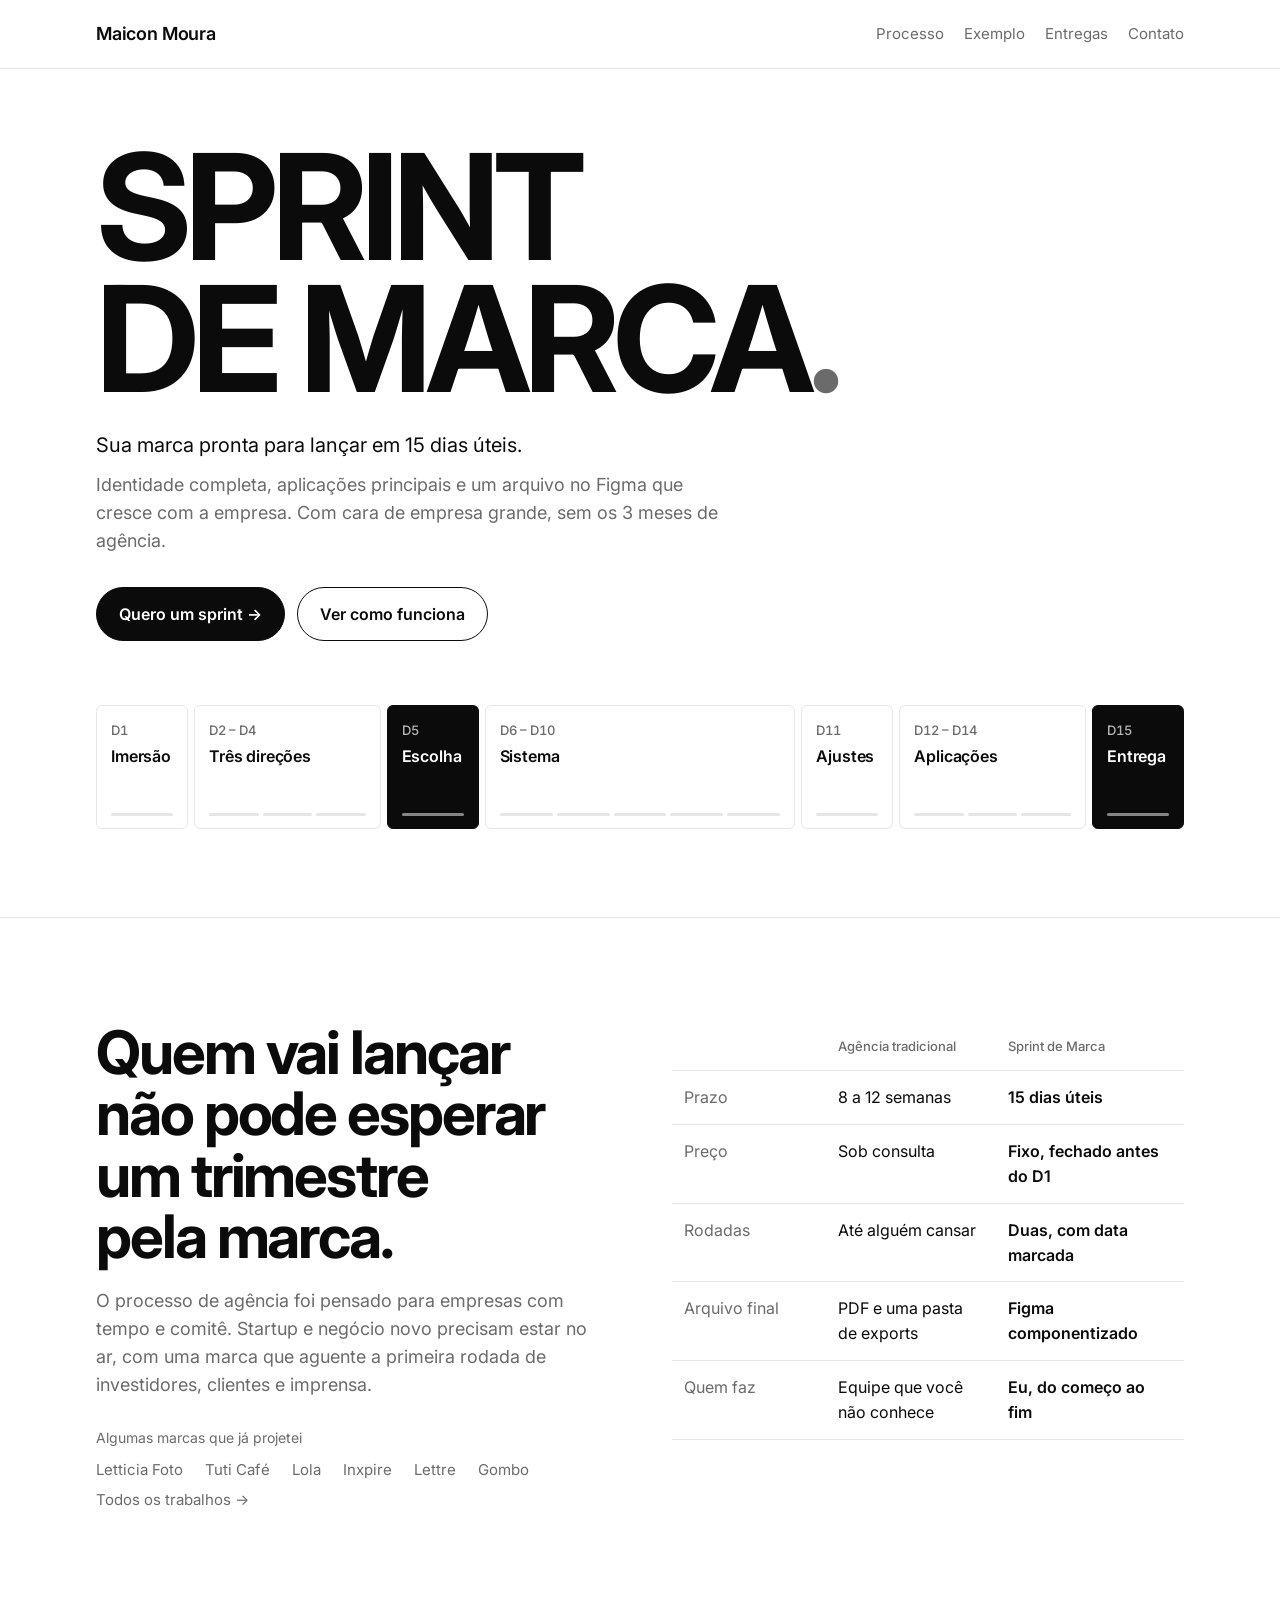
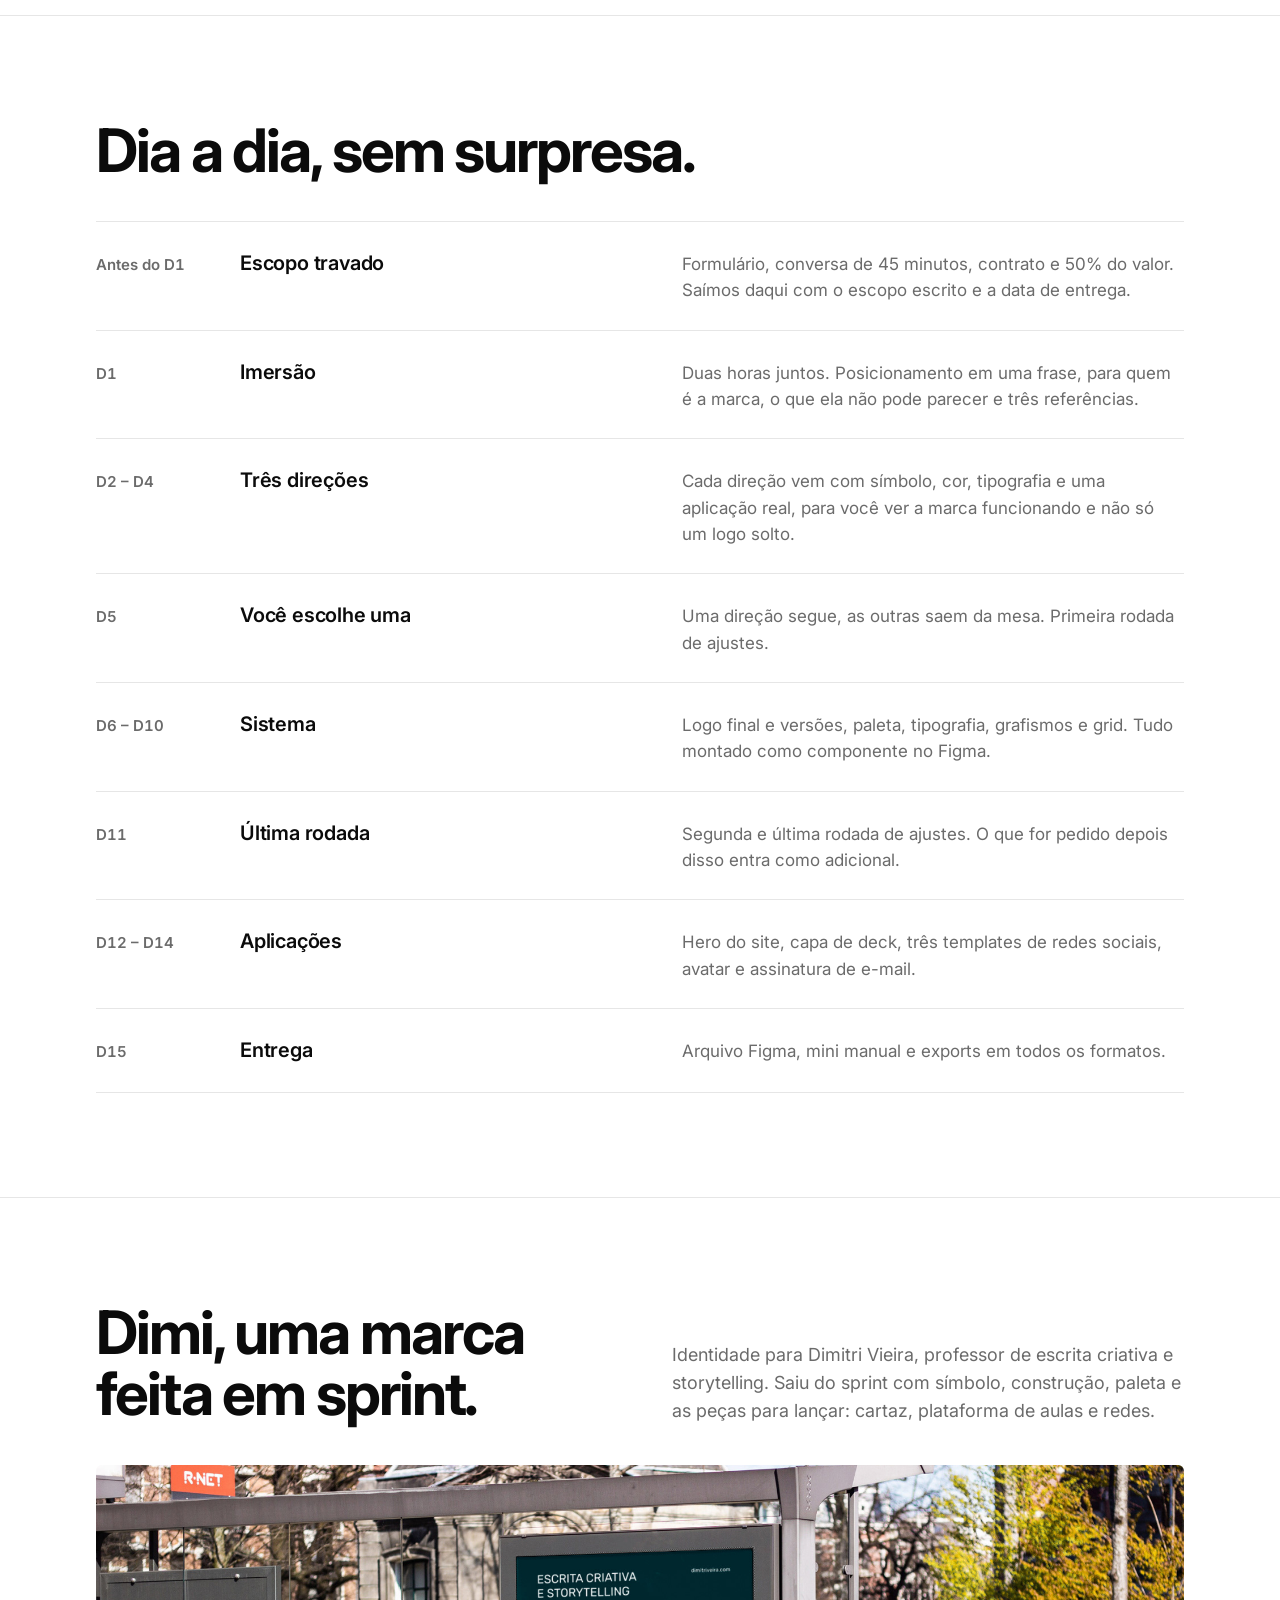
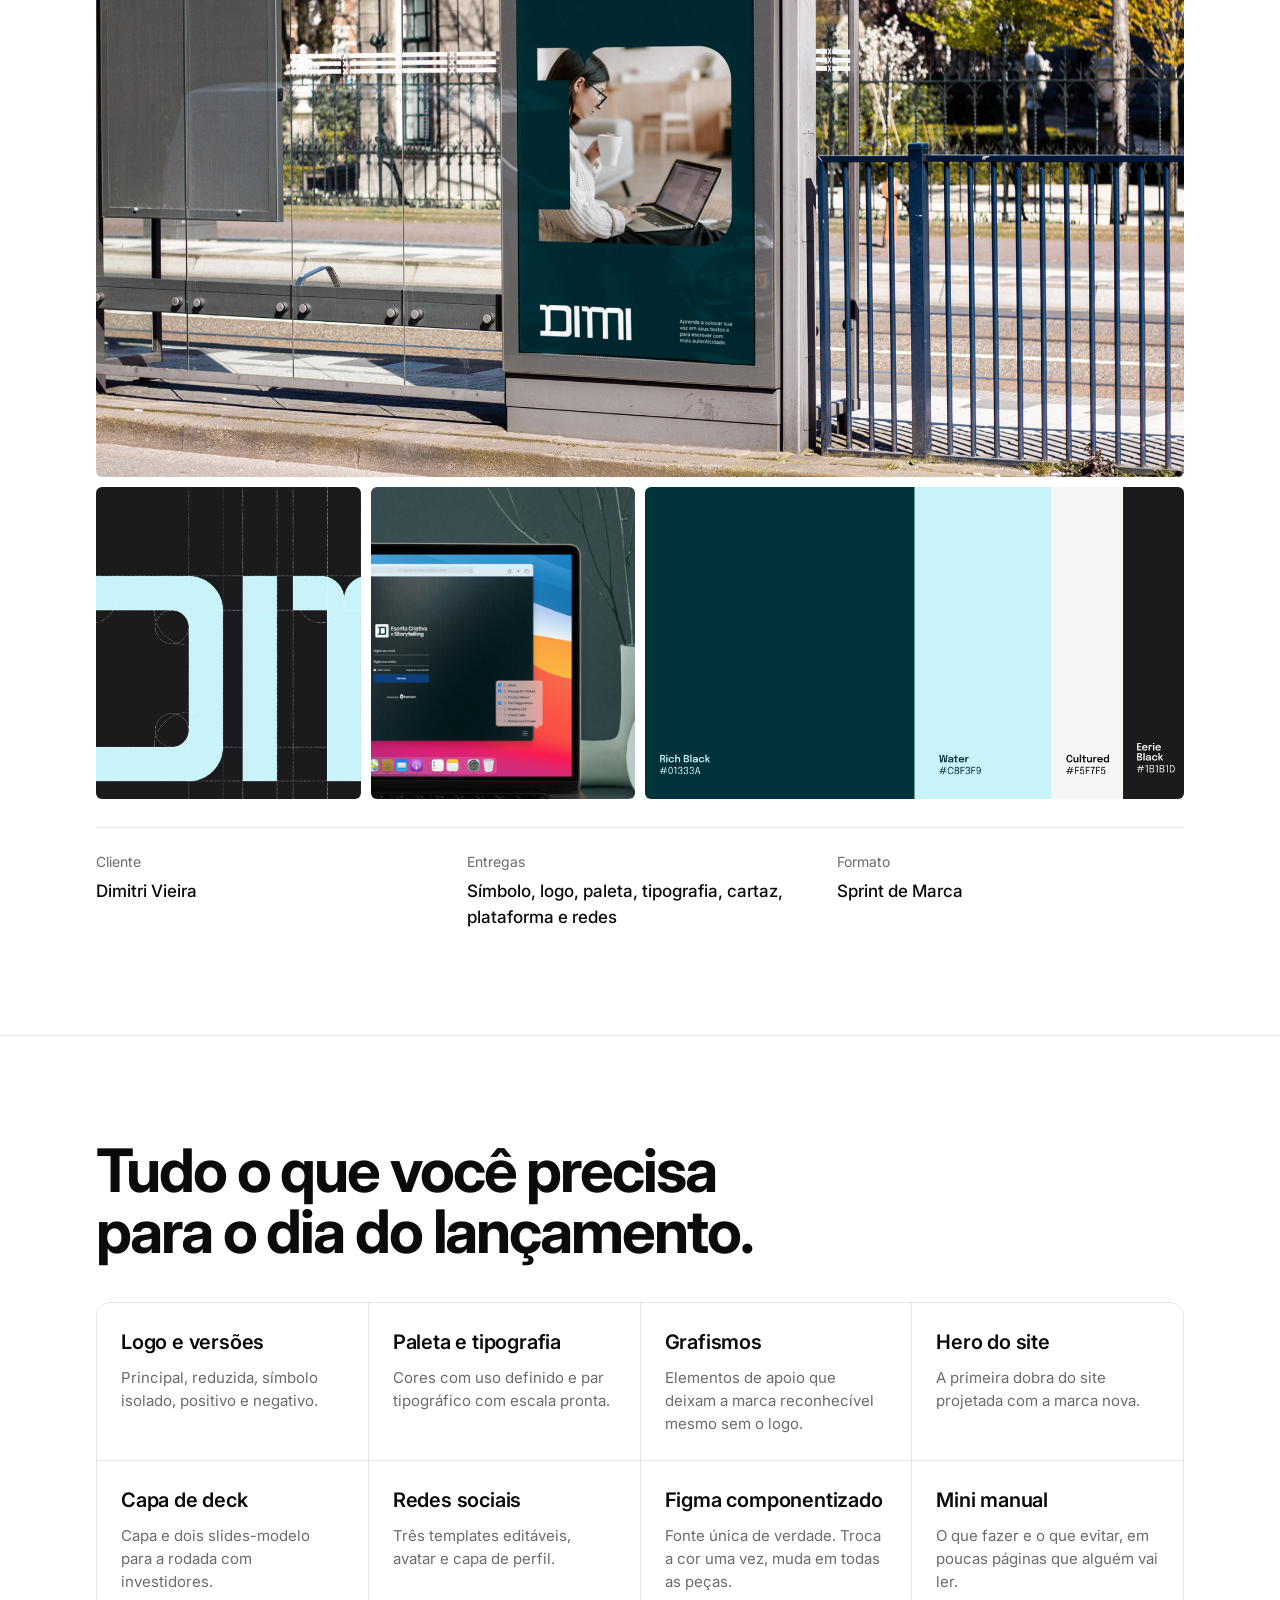
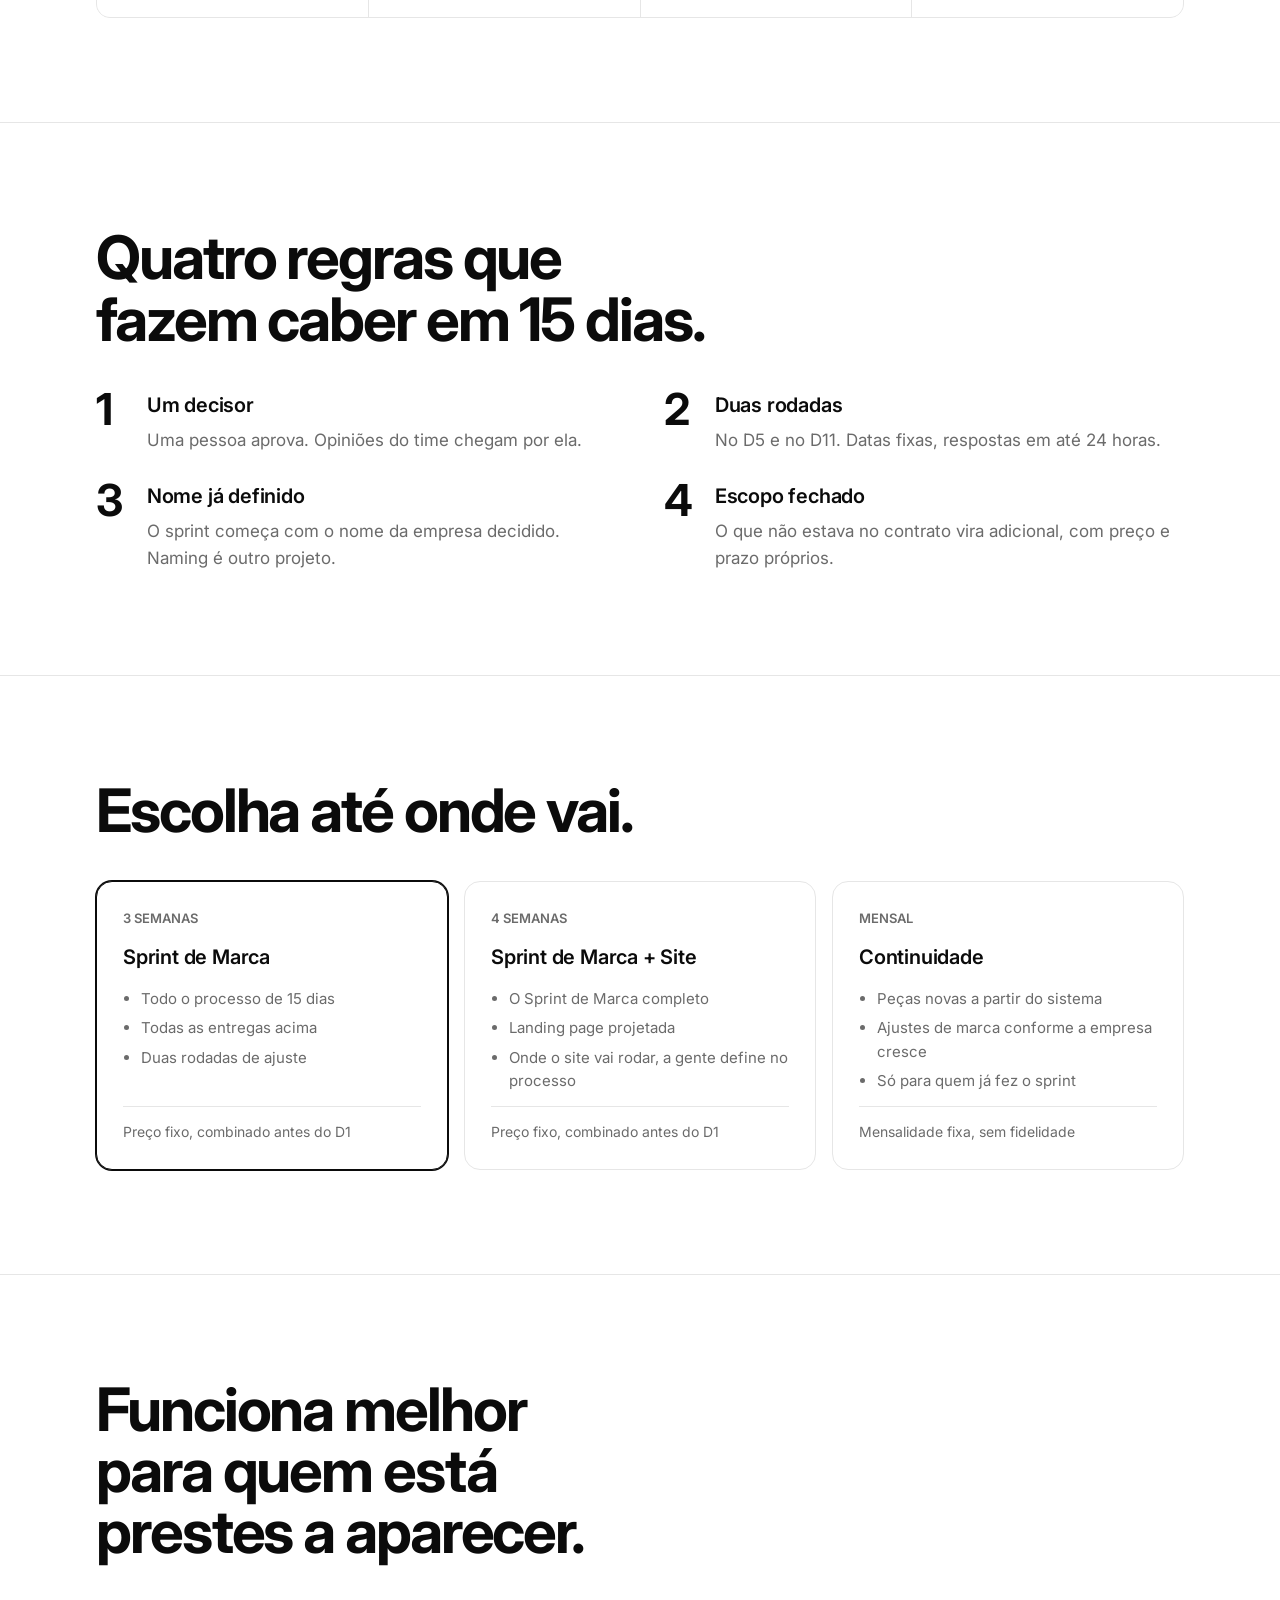
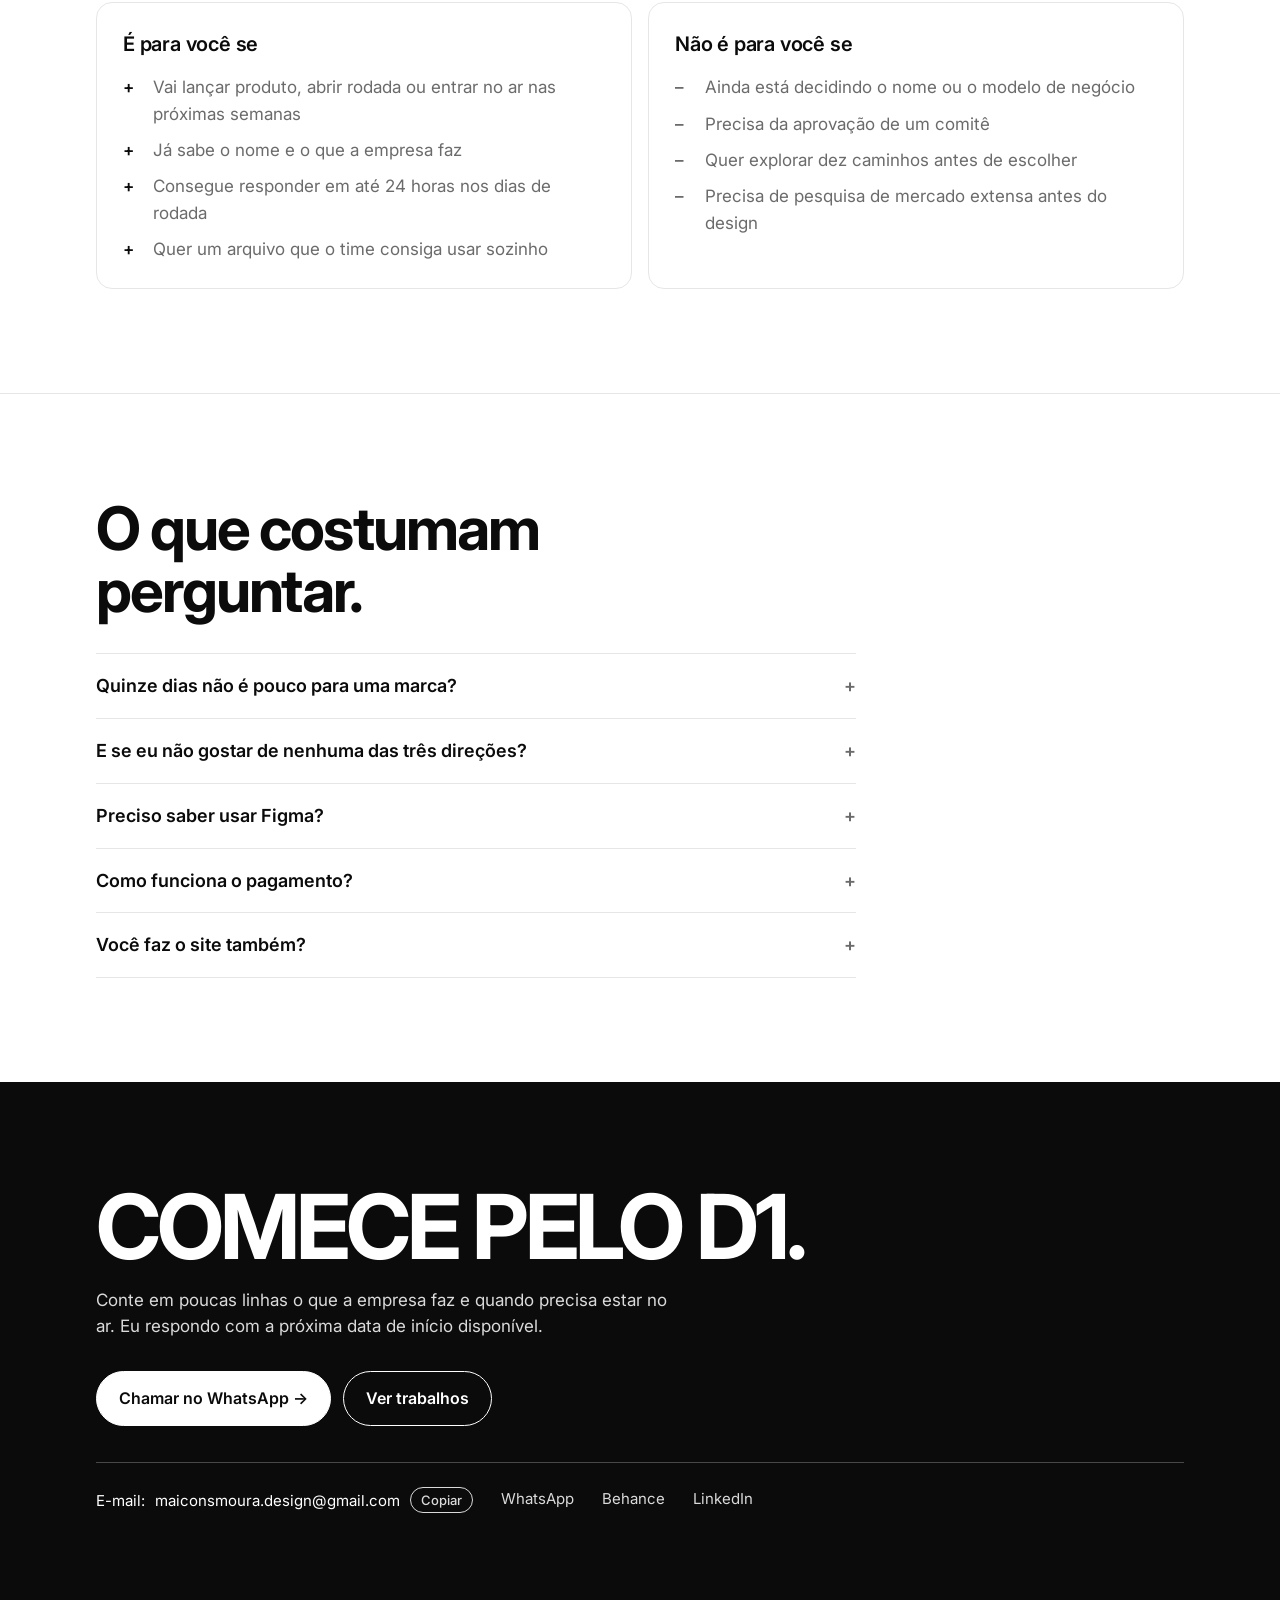
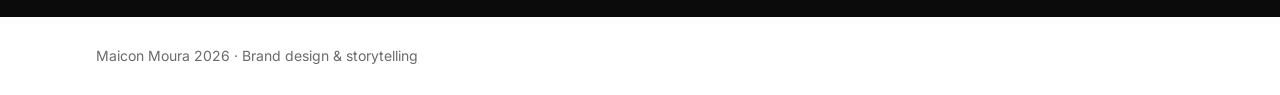
<file: sprint.html>
<!doctype html>
<html lang="pt-BR">
<head>
<meta charset="utf-8">
<meta name="viewport" content="width=device-width, initial-scale=1, viewport-fit=cover">
<meta name="description" content="Sprint de Marca: identidade completa em 15 dias úteis, por Maicon Moura.">
<link rel="icon" href="assets/images/favicon.png">
<title>Sprint de Marca — Maicon Moura</title>
<link rel="preconnect" href="https://fonts.googleapis.com">
<link rel="preconnect" href="https://fonts.gstatic.com" crossorigin>
<link rel="stylesheet" href="https://fonts.googleapis.com/css2?family=Inter:wght@400;500;600;700;800&family=JetBrains+Mono:wght@400;600&family=Fraunces:opsz,wght@9..144,600&display=swap">
<style>
/* Layout: segue o maiconmoura.com — branco, Inter, título gigante em caixa alta, listas com linha fina; a trilha de 15 dias é o único elemento gráfico */
:root{
  --paper:#ffffff;
  --surface:#ffffff;
  --ink:#0b0b0b;
  --muted:#6b6b6b;
  --line:#e6e6e6;
  --accent:#0b0b0b;
  --accent-ink:#ffffff;
  --accent-soft:#f3f3f3;
  --display:Inter, system-ui, -apple-system, "Segoe UI", sans-serif;
  --body:Inter, system-ui, -apple-system, "Segoe UI", sans-serif;
  --mono:Inter, system-ui, sans-serif;
}
@media (prefers-color-scheme: dark){
  :root:not([data-theme="light"]){
    --paper:#0b0b0b; --surface:#121212; --ink:#f4f4f4; --muted:#9a9a9a; --line:#262626;
    --accent:#f4f4f4; --accent-ink:#0b0b0b; --accent-soft:#1c1c1c; color-scheme:dark;
  }
}
:root[data-theme="dark"]{
  --paper:#0b0b0b; --surface:#121212; --ink:#f4f4f4; --muted:#9a9a9a; --line:#262626;
  --accent:#f4f4f4; --accent-ink:#0b0b0b; --accent-soft:#1c1c1c; color-scheme:dark;
}

*{box-sizing:border-box}
body{background:var(--paper);color:var(--ink);font-family:var(--body);font-size:17px;line-height:1.55}
.wrap{max-width:1120px;margin:0 auto;padding-left:max(16px, env(safe-area-inset-left, 0px));padding-right:max(16px, env(safe-area-inset-right, 0px))}
section{padding-block:clamp(56px,9vw,104px);border-top:1px solid var(--line)}
h1,h2,h3{font-family:var(--display);text-wrap:balance;margin:0;letter-spacing:-0.02em}
h3{font-weight:600}
h2{font-size:clamp(32px,5vw,60px);font-weight:700;line-height:1.02;letter-spacing:-0.035em;max-width:18ch}
h3{font-size:20px;font-weight:600;letter-spacing:-0.01em}
p{margin:0}
.label{font-size:14px;color:var(--muted)}
.lede{color:var(--muted);max-width:58ch;font-size:18px}
a{color:inherit}
:focus-visible{outline:2px solid var(--accent);outline-offset:3px;border-radius:4px}

/* topo */
.top{display:flex;justify-content:space-between;align-items:center;gap:16px;padding-block:20px}
.topbar{border-bottom:1px solid var(--line)}
.brand{font-weight:600;font-size:18px;letter-spacing:-0.01em;text-decoration:none}
.top nav{display:flex;gap:20px;flex-wrap:wrap}
.top nav a{text-decoration:none;color:var(--muted);font-size:15px}
.top nav a:hover{color:var(--ink)}

/* hero */
.hero{padding-block:clamp(28px,6vw,72px) clamp(48px,7vw,88px);border-top:0}
.hero h1{font-size:clamp(48px,11.5vw,168px);font-weight:700;line-height:.9;letter-spacing:-0.045em;text-transform:uppercase;max-width:none}
.hero h1 em{font-style:normal;color:var(--muted)}
.hero .lede{margin-top:24px}
.ctas{display:flex;gap:12px;flex-wrap:wrap;margin-top:32px}
.btn{display:inline-flex;align-items:center;gap:10px;padding:14px 22px;border-radius:999px;font-weight:600;text-decoration:none;font-size:16px;border:1.5px solid var(--ink)}
.btn.primary{background:var(--accent);border-color:var(--accent);color:var(--accent-ink)}
.btn:hover{transform:translateY(-1px)}

/* trilho de 15 dias: um bloco por fase, largura proporcional aos dias, um traço por dia */
.track{margin-top:clamp(40px,6vw,64px)}
.days{display:grid;grid-template-columns:minmax(92px,1fr) minmax(150px,3fr) minmax(92px,1fr) minmax(190px,5fr) minmax(92px,1fr) minmax(150px,3fr) minmax(92px,1fr);gap:6px}
.ph{background:var(--surface);border:1px solid var(--line);border-radius:6px;padding:14px 14px 12px;display:flex;flex-direction:column;gap:6px;min-width:0;min-height:124px}
.ph .n{font-size:13px;font-weight:500;color:var(--muted);font-variant-numeric:tabular-nums;white-space:nowrap}
.ph .t{font-size:16px;line-height:1.25;font-weight:600;letter-spacing:-0.01em}
.ph .ticks{display:flex;gap:4px;margin-top:auto;padding-top:14px}
.ph .ticks i{flex:1;height:3px;border-radius:2px;background:var(--line)}
.ph.on{background:var(--accent);border-color:var(--accent);color:var(--accent-ink)}
.ph.on .n{color:var(--accent-ink);opacity:.7}
.ph.on .ticks i{background:var(--accent-ink);opacity:.5}
@media (max-width:960px){
  .days{grid-template-columns:1fr}
  .ph{min-height:0;display:grid;grid-template-columns:76px 1fr;align-items:center;column-gap:12px;padding:12px 14px}
  .ph .ticks{grid-column:1/-1;padding-top:8px}
}
@media (prefers-reduced-motion: no-preference){
  .ph{animation:rise .5s ease both}
  .ph:nth-child(2){animation-delay:.05s}.ph:nth-child(3){animation-delay:.1s}.ph:nth-child(4){animation-delay:.15s}.ph:nth-child(5){animation-delay:.2s}.ph:nth-child(6){animation-delay:.25s}.ph:nth-child(7){animation-delay:.3s}
  @keyframes rise{from{transform:translateY(8px)}to{transform:none}}
}

/* comparação */
.compare{display:grid;grid-template-columns:1fr 1fr;gap:clamp(24px,5vw,64px);align-items:start}
.vs{width:100%;border-collapse:collapse;font-size:16px}
.vs th,.vs td{text-align:left;padding:14px 12px;border-bottom:1px solid var(--line);vertical-align:top}
.vs th{font-size:13px;font-weight:500;color:var(--muted)}
.vs td:first-child{color:var(--muted);width:30%}
.vs td:last-child{font-weight:600}
.vs-box{overflow-x:auto;min-width:0}

/* processo */
.steps{display:grid;gap:0;margin-top:40px}
.step{display:grid;grid-template-columns:120px 1fr 1.2fr;gap:24px;padding-block:26px;align-items:baseline;border-top:1px solid var(--line)}
.step:last-child{border-bottom:1px solid var(--line)}
.step .when{font-size:15px;font-weight:600;color:var(--muted);font-variant-numeric:tabular-nums}
.step p{color:var(--muted)}

/* exemplo real */
.case-head{display:grid;grid-template-columns:1fr 1fr;gap:clamp(20px,5vw,64px);align-items:end}
.case{display:grid;grid-template-columns:repeat(4,1fr);gap:10px;margin-top:40px}
.case figure{margin:0;border-radius:6px;overflow:hidden;background:var(--accent-soft);min-width:0}
.case img{display:block;width:100%;height:100%;object-fit:cover}
.c-big{grid-column:span 4;aspect-ratio:16/9}
.c-tall{grid-column:span 1;aspect-ratio:640/755}
.c-wide{grid-column:span 2;aspect-ratio:auto}
.c-wide img{height:100%}
.case-facts{display:grid;grid-template-columns:repeat(3,1fr);gap:24px;margin-top:28px;padding-top:20px;border-top:1px solid var(--line)}
.case-facts p{margin-top:4px;font-weight:500}
/* entregas */
.grid3{display:grid;grid-template-columns:repeat(4,1fr);gap:1px;background:var(--line);border:1px solid var(--line);border-radius:14px;overflow:hidden;margin-top:40px}
.cell{background:var(--surface);padding:24px;display:flex;flex-direction:column;gap:8px;min-width:0}
.cell p{color:var(--muted);font-size:15px}

/* regras */
.rules{display:grid;grid-template-columns:repeat(2,1fr);gap:28px 48px;margin-top:40px}
.rule{display:grid;grid-template-columns:auto 1fr;gap:16px;align-items:start}
.rule .k{font-size:44px;font-weight:700;color:var(--ink);letter-spacing:-.04em;line-height:.9;min-width:1.2ch}
.rule p{color:var(--muted)}

/* formatos */
.plans{display:grid;grid-template-columns:repeat(3,1fr);gap:16px;margin-top:40px;align-items:stretch}
.plan{border:1.5px solid var(--line);border-radius:16px;padding:26px;display:flex;flex-direction:column;gap:14px;background:var(--surface)}
.plan.main{border-color:var(--ink);box-shadow:0 0 0 1px var(--ink)}
.plan .dur{font-size:13px;color:var(--muted);font-weight:600}
.plan ul{margin:0;padding-left:18px;color:var(--muted);font-size:15px;display:grid;gap:6px}
.plan .price{margin-top:auto;padding-top:14px;border-top:1px solid var(--line);font-size:14px;color:var(--muted)}

/* para quem */
.fit{display:grid;grid-template-columns:1fr 1fr;gap:16px;margin-top:40px}
.fit > div{padding:26px;border-radius:16px;background:var(--surface);border:1px solid var(--line)}
.fit ul{margin:14px 0 0;padding:0;list-style:none;display:grid;gap:10px}
.fit li{display:grid;grid-template-columns:22px 1fr;gap:8px;color:var(--muted)}
.fit li::before{font-family:var(--mono);font-weight:600}
.yes li::before{content:"+";color:var(--ink)}
.no li::before{content:"–";color:var(--muted)}

/* faq */
.faq{margin-top:32px;max-width:760px}
details{border-top:1px solid var(--line);padding-block:18px}
details:last-child{border-bottom:1px solid var(--line)}
summary{cursor:pointer;font-weight:600;font-size:18px;list-style:none;display:flex;justify-content:space-between;gap:16px}
summary::-webkit-details-marker{display:none}
summary::after{content:"+";color:var(--muted)}
details[open] summary::after{content:"–"}
details p{margin-top:10px;color:var(--muted);max-width:62ch}

/* final */
.end{background:var(--accent);color:var(--accent-ink);border-top:0}
.end h2{max-width:14ch;font-size:clamp(40px,7vw,96px);text-transform:uppercase;letter-spacing:-0.045em;line-height:.92}
.end p{margin-top:18px;max-width:52ch;opacity:.85}
.end .btn{border-color:var(--accent-ink);color:var(--accent-ink)}
.end .btn.primary{background:var(--accent-ink);color:var(--accent)}
footer{padding-block:28px;font-size:14px;color:var(--muted)}
.contacts{display:flex;flex-wrap:wrap;gap:10px 28px;margin-top:36px;padding-top:24px;border-top:1px solid color-mix(in srgb, var(--accent-ink) 25%, transparent);font-size:15px}
.contacts a{text-decoration:none;opacity:.85}.contacts a:hover{opacity:1;text-decoration:underline}
.mail{display:inline-flex;align-items:center;gap:10px}
.mail code{font:inherit;user-select:all}
.copy{font:500 13px var(--body);background:transparent;color:inherit;border:1px solid currentColor;border-radius:999px;padding:4px 10px;cursor:pointer;opacity:.85}
.work{display:flex;flex-wrap:wrap;gap:6px 22px;margin-top:28px;font-size:15px;color:var(--muted)}
.work a{text-decoration:none}.work a:hover{color:var(--ink)}

@media (max-width:860px){
  .compare,.case-head,.fit{grid-template-columns:1fr}
  .case{grid-template-columns:1fr 1fr}.c-big,.c-wide{grid-column:span 2}.c-wide{aspect-ratio:16/9}
  .case-facts{grid-template-columns:1fr}
  .step{grid-template-columns:1fr;gap:6px}
  .grid3,.plans{grid-template-columns:1fr}
  .rules{grid-template-columns:1fr}
  .top nav{display:none}
}
</style>
<style>body{margin:0;-webkit-font-smoothing:antialiased}img{max-width:100%}</style>
</head>
<body>

<div class="topbar"><header class="wrap top">
  <a class="brand" href="./">Maicon Moura</a>
  <nav aria-label="Seções">
    <a href="#processo">Processo</a>
    <a href="#exemplo">Exemplo</a>
    <a href="#entregas">Entregas</a>
        <a href="#contato">Contato</a>
  </nav>
</header></div>

<main>
  <section class="hero">
    <div class="wrap">
      <h1>Sprint<br>de marca<em>.</em></h1>
      <p class="lede" style="font-size:20px;color:var(--ink);max-width:none">Sua marca pronta para lançar em&nbsp;15&nbsp;dias&nbsp;úteis.</p>
      <p class="lede" style="margin-top:10px">Identidade completa, aplicações principais e um arquivo no Figma que cresce com a empresa. Com cara de empresa grande, sem os 3 meses de agência.</p>
      <div class="ctas">
        <a class="btn primary" href="https://wa.me/5519997866065" target="_blank" rel="noopener">Quero um sprint →</a>
        <a class="btn" href="#processo">Ver como funciona</a>
      </div>

      <div class="track" role="img" aria-label="Linha do tempo de 15 dias úteis, do dia 1 de imersão ao dia 15 de entrega">
        <div class="days">
          <div class="ph"><span class="n">D1</span><span class="t">Imersão</span><span class="ticks" aria-hidden="true"><i></i></span></div>
          <div class="ph"><span class="n">D2 – D4</span><span class="t">Três direções</span><span class="ticks" aria-hidden="true"><i></i><i></i><i></i></span></div>
          <div class="ph on"><span class="n">D5</span><span class="t">Escolha</span><span class="ticks" aria-hidden="true"><i></i></span></div>
          <div class="ph"><span class="n">D6 – D10</span><span class="t">Sistema</span><span class="ticks" aria-hidden="true"><i></i><i></i><i></i><i></i><i></i></span></div>
          <div class="ph"><span class="n">D11</span><span class="t">Ajustes</span><span class="ticks" aria-hidden="true"><i></i></span></div>
          <div class="ph"><span class="n">D12 – D14</span><span class="t">Aplicações</span><span class="ticks" aria-hidden="true"><i></i><i></i><i></i></span></div>
          <div class="ph on"><span class="n">D15</span><span class="t">Entrega</span><span class="ticks" aria-hidden="true"><i></i></span></div>
        </div>
      </div>
    </div>
  </section>

  <section>
    <div class="wrap compare">
      <div>
        <h2>Quem vai lançar não pode esperar um trimestre pela marca.</h2>
        <p class="lede" style="margin-top:20px">O processo de agência foi pensado para empresas com tempo e comitê. Startup e negócio novo precisam estar no ar, com uma marca que aguente a primeira rodada de investidores, clientes e imprensa.</p>
        <p class="label" style="margin-top:28px">Algumas marcas que já projetei</p>
        <div class="work" style="margin-top:10px"><a href="./#/projeto/letticia-foto">Letticia Foto</a><a href="./#/projeto/tuti-cafe">Tuti Café</a><a href="./#/projeto/lola">Lola</a><a href="./#/projeto/inxpire-brand-identity">Inxpire</a><a href="./#/projeto/lettre-brand-identity">Lettre</a><a href="./#/projeto/gombo-1">Gombo</a><a href="./">Todos os trabalhos →</a></div>
      </div>
      <div class="vs-box">
        <table class="vs">
          <thead><tr><th></th><th>Agência tradicional</th><th>Sprint de Marca</th></tr></thead>
          <tbody>
            <tr><td>Prazo</td><td>8 a 12 semanas</td><td>15 dias úteis</td></tr>
            <tr><td>Preço</td><td>Sob consulta</td><td>Fixo, fechado antes do D1</td></tr>
            <tr><td>Rodadas</td><td>Até alguém cansar</td><td>Duas, com data marcada</td></tr>
            <tr><td>Arquivo final</td><td>PDF e uma pasta de exports</td><td>Figma componentizado</td></tr>
            <tr><td>Quem faz</td><td>Equipe que você não conhece</td><td>Eu, do começo ao fim</td></tr>
          </tbody>
        </table>
      </div>
    </div>
  </section>

  <section id="processo">
    <div class="wrap">
      <h2>Dia a dia, sem surpresa.</h2>
      <div class="steps">
        <div class="step"><span class="when">Antes do D1</span><h3>Escopo travado</h3><p>Formulário, conversa de 45 minutos, contrato e 50% do valor. Saímos daqui com o escopo escrito e a data de entrega.</p></div>
        <div class="step"><span class="when">D1</span><h3>Imersão</h3><p>Duas horas juntos. Posicionamento em uma frase, para quem é a marca, o que ela não pode parecer e três referências.</p></div>
        <div class="step"><span class="when">D2 – D4</span><h3>Três direções</h3><p>Cada direção vem com símbolo, cor, tipografia e uma aplicação real, para você ver a marca funcionando e não só um logo solto.</p></div>
        <div class="step"><span class="when">D5</span><h3>Você escolhe uma</h3><p>Uma direção segue, as outras saem da mesa. Primeira rodada de ajustes.</p></div>
        <div class="step"><span class="when">D6 – D10</span><h3>Sistema</h3><p>Logo final e versões, paleta, tipografia, grafismos e grid. Tudo montado como componente no Figma.</p></div>
        <div class="step"><span class="when">D11</span><h3>Última rodada</h3><p>Segunda e última rodada de ajustes. O que for pedido depois disso entra como adicional.</p></div>
        <div class="step"><span class="when">D12 – D14</span><h3>Aplicações</h3><p>Hero do site, capa de deck, três templates de redes sociais, avatar e assinatura de e-mail.</p></div>
        <div class="step"><span class="when">D15</span><h3>Entrega</h3><p>Arquivo Figma, mini manual e exports em todos os formatos.</p></div>
      </div>
    </div>
  </section>

  <section id="exemplo">
    <div class="wrap">
      <div class="case-head">
        <div>
          <h2>Dimi, uma marca feita em sprint.</h2>
        </div>
        <p class="lede">Identidade para Dimitri Vieira, professor de escrita criativa e storytelling. Saiu do sprint com símbolo, construção, paleta e as peças para lançar: cartaz, plataforma de aulas e redes.</p>
      </div>
      <div class="case">
        <figure class="c-big"><img src="assets/images/projects/dimitri-vieira-brand-identity/img-01.jpg" alt="Cartaz da marca Dimi num ponto de ônibus: fundo verde-escuro, foto de uma aluna escrevendo no notebook dentro do símbolo D e o logo DIMI embaixo" loading="lazy"></figure>
        <figure class="c-tall"><img src="assets/images/projects/dimitri-vieira-brand-identity/img-07.jpg" alt="Construção do logo DIMI sobre grid, com as curvas construídas a partir de círculos" loading="lazy"></figure>
        <figure class="c-tall"><img src="assets/images/projects/dimitri-vieira-brand-identity/img-02.jpg" alt="Tela de login da plataforma Escrita Criativa e Storytelling com o símbolo D" loading="lazy"></figure>
        <figure class="c-wide"><img src="assets/images/projects/dimitri-vieira-brand-identity/img-08.jpg" alt="Paleta da marca: Rich Black #01333A, Water #C8F3F9, Cultured #F5F7F5 e Eerie Black #1B1B1D" loading="lazy"></figure>
      </div>
      <div class="case-facts">
        <div><span class="label">Cliente</span><p>Dimitri Vieira</p></div>
        <div><span class="label">Entregas</span><p>Símbolo, logo, paleta, tipografia, cartaz, plataforma e redes</p></div>
        <div><span class="label">Formato</span><p>Sprint de Marca</p></div>
      </div>
    </div>
  </section>

  <section id="entregas">
    <div class="wrap">
      <h2>Tudo o que você precisa para o dia do lançamento.</h2>
      <div class="grid3">
        <div class="cell"><h3>Logo e versões</h3><p>Principal, reduzida, símbolo isolado, positivo e negativo.</p></div>
        <div class="cell"><h3>Paleta e tipografia</h3><p>Cores com uso definido e par tipográfico com escala pronta.</p></div>
        <div class="cell"><h3>Grafismos</h3><p>Elementos de apoio que deixam a marca reconhecível mesmo sem o logo.</p></div>
        <div class="cell"><h3>Hero do site</h3><p>A primeira dobra do site projetada com a marca nova.</p></div>
        <div class="cell"><h3>Capa de deck</h3><p>Capa e dois slides-modelo para a rodada com investidores.</p></div>
        <div class="cell"><h3>Redes sociais</h3><p>Três templates editáveis, avatar e capa de perfil.</p></div>
        <div class="cell"><h3>Figma componentizado</h3><p>Fonte única de verdade. Troca a cor uma vez, muda em todas as peças.</p></div>
        <div class="cell"><h3>Mini manual</h3><p>O que fazer e o que evitar, em poucas páginas que alguém vai ler.</p></div>
      </div>
    </div>
  </section>

  <section>
    <div class="wrap">
      <h2>Quatro regras que fazem caber em 15 dias.</h2>
      <div class="rules">
        <div class="rule"><span class="k">1</span><div><h3>Um decisor</h3><p style="margin-top:6px">Uma pessoa aprova. Opiniões do time chegam por ela.</p></div></div>
        <div class="rule"><span class="k">2</span><div><h3>Duas rodadas</h3><p style="margin-top:6px">No D5 e no D11. Datas fixas, respostas em até 24 horas.</p></div></div>
        <div class="rule"><span class="k">3</span><div><h3>Nome já definido</h3><p style="margin-top:6px">O sprint começa com o nome da empresa decidido. Naming é outro projeto.</p></div></div>
        <div class="rule"><span class="k">4</span><div><h3>Escopo fechado</h3><p style="margin-top:6px">O que não estava no contrato vira adicional, com preço e prazo próprios.</p></div></div>
      </div>
    </div>
  </section>

  <section id="formatos">
    <div class="wrap">
      <h2>Escolha até onde vai.</h2>
      <div class="plans">
        <div class="plan main">
          <span class="dur">3 SEMANAS</span>
          <h3>Sprint de Marca</h3>
          <ul><li>Todo o processo de 15 dias</li><li>Todas as entregas acima</li><li>Duas rodadas de ajuste</li></ul>
          <p class="price">Preço fixo, combinado antes do D1</p>
        </div>
        <div class="plan">
          <span class="dur">4 SEMANAS</span>
          <h3>Sprint de Marca + Site</h3>
          <ul><li>O Sprint de Marca completo</li><li>Landing page projetada</li><li>Onde o site vai rodar, a gente define no processo</li></ul>
          <p class="price">Preço fixo, combinado antes do D1</p>
        </div>
        <div class="plan">
          <span class="dur">MENSAL</span>
          <h3>Continuidade</h3>
          <ul><li>Peças novas a partir do sistema</li><li>Ajustes de marca conforme a empresa cresce</li><li>Só para quem já fez o sprint</li></ul>
          <p class="price">Mensalidade fixa, sem fidelidade</p>
        </div>
      </div>
    </div>
  </section>

  <section>
    <div class="wrap">
      <h2>Funciona melhor para quem está prestes a aparecer.</h2>
      <div class="fit">
        <div class="yes"><h3>É para você se</h3><ul>
          <li>Vai lançar produto, abrir rodada ou entrar no ar nas próximas semanas</li>
          <li>Já sabe o nome e o que a empresa faz</li>
          <li>Consegue responder em até 24 horas nos dias de rodada</li>
          <li>Quer um arquivo que o time consiga usar sozinho</li>
        </ul></div>
        <div class="no"><h3>Não é para você se</h3><ul>
          <li>Ainda está decidindo o nome ou o modelo de negócio</li>
          <li>Precisa da aprovação de um comitê</li>
          <li>Quer explorar dez caminhos antes de escolher</li>
          <li>Precisa de pesquisa de mercado extensa antes do design</li>
        </ul></div>
      </div>
    </div>
  </section>

  <section id="perguntas">
    <div class="wrap">
      <h2>O que costumam perguntar.</h2>
      <div class="faq">
        <details><summary>Quinze dias não é pouco para uma marca?</summary><p>É pouco para um processo cheio de reuniões e espera. O sprint corta a espera, não o pensamento: escopo fechado, um decisor e rodadas com data marcada.</p></details>
        <details><summary>E se eu não gostar de nenhuma das três direções?</summary><p>No D5 a gente conversa sobre o que funcionou em cada uma e eu trago uma quarta, combinando o que você apontou, até o D6. Isso só acontece uma vez.</p></details>
        <details><summary>Preciso saber usar Figma?</summary><p>Não. O arquivo vem organizado e o mini manual mostra como trocar texto, cor e imagem nos templates. Para o resto, os exports já estão prontos.</p></details>
        <details><summary>Como funciona o pagamento?</summary><p>50% na assinatura do contrato, antes do D1, e 50% na entrega do D15.</p></details>
        <details><summary>Você faz o site também?</summary><p>No formato Sprint + Site eu projeto a landing page. Onde o site vai rodar, a gente define junto durante o processo.</p></details>
      </div>
    </div>
  </section>

  <section class="end" id="contato">
    <div class="wrap">
      <h2>Comece pelo D1.</h2>
      <p>Conte em poucas linhas o que a empresa faz e quando precisa estar no ar. Eu respondo com a próxima data de início disponível.</p>
      <div class="ctas">
        <a class="btn primary" href="https://wa.me/5519997866065" target="_blank" rel="noopener">Chamar no WhatsApp →</a>
        <a class="btn" href="./">Ver trabalhos</a>
      </div>
      <div class="contacts">
        <span class="mail">E-mail: <code>maiconsmoura.design@gmail.com</code> <button class="copy" id="copy" type="button">Copiar</button></span>
        <a href="https://wa.me/5519997866065" target="_blank" rel="noopener">WhatsApp</a>
        <a href="https://www.behance.net/maiconsmoura" target="_blank" rel="noopener">Behance</a>
        <a href="https://www.linkedin.com/in/maiconsmoura/" target="_blank" rel="noopener">LinkedIn</a>
      </div>
    </div>
  </section>
</main>

<footer class="wrap">Maicon Moura 2026 · Brand design &amp; storytelling</footer>

<script>
(function(){
  var c=document.getElementById('copy');
  c.addEventListener('click',function(){
    var t='maiconsmoura.design@gmail.com';
    function sel(){var r=document.createRange();r.selectNodeContents(c.previousElementSibling);var w=getSelection();w.removeAllRanges();w.addRange(r);c.textContent='Selecionado';}
    try{navigator.clipboard.writeText(t).then(function(){c.textContent='Copiado';},sel);}catch(e){sel();}
  });
})();
</script>

</body>
</html>
</file>
